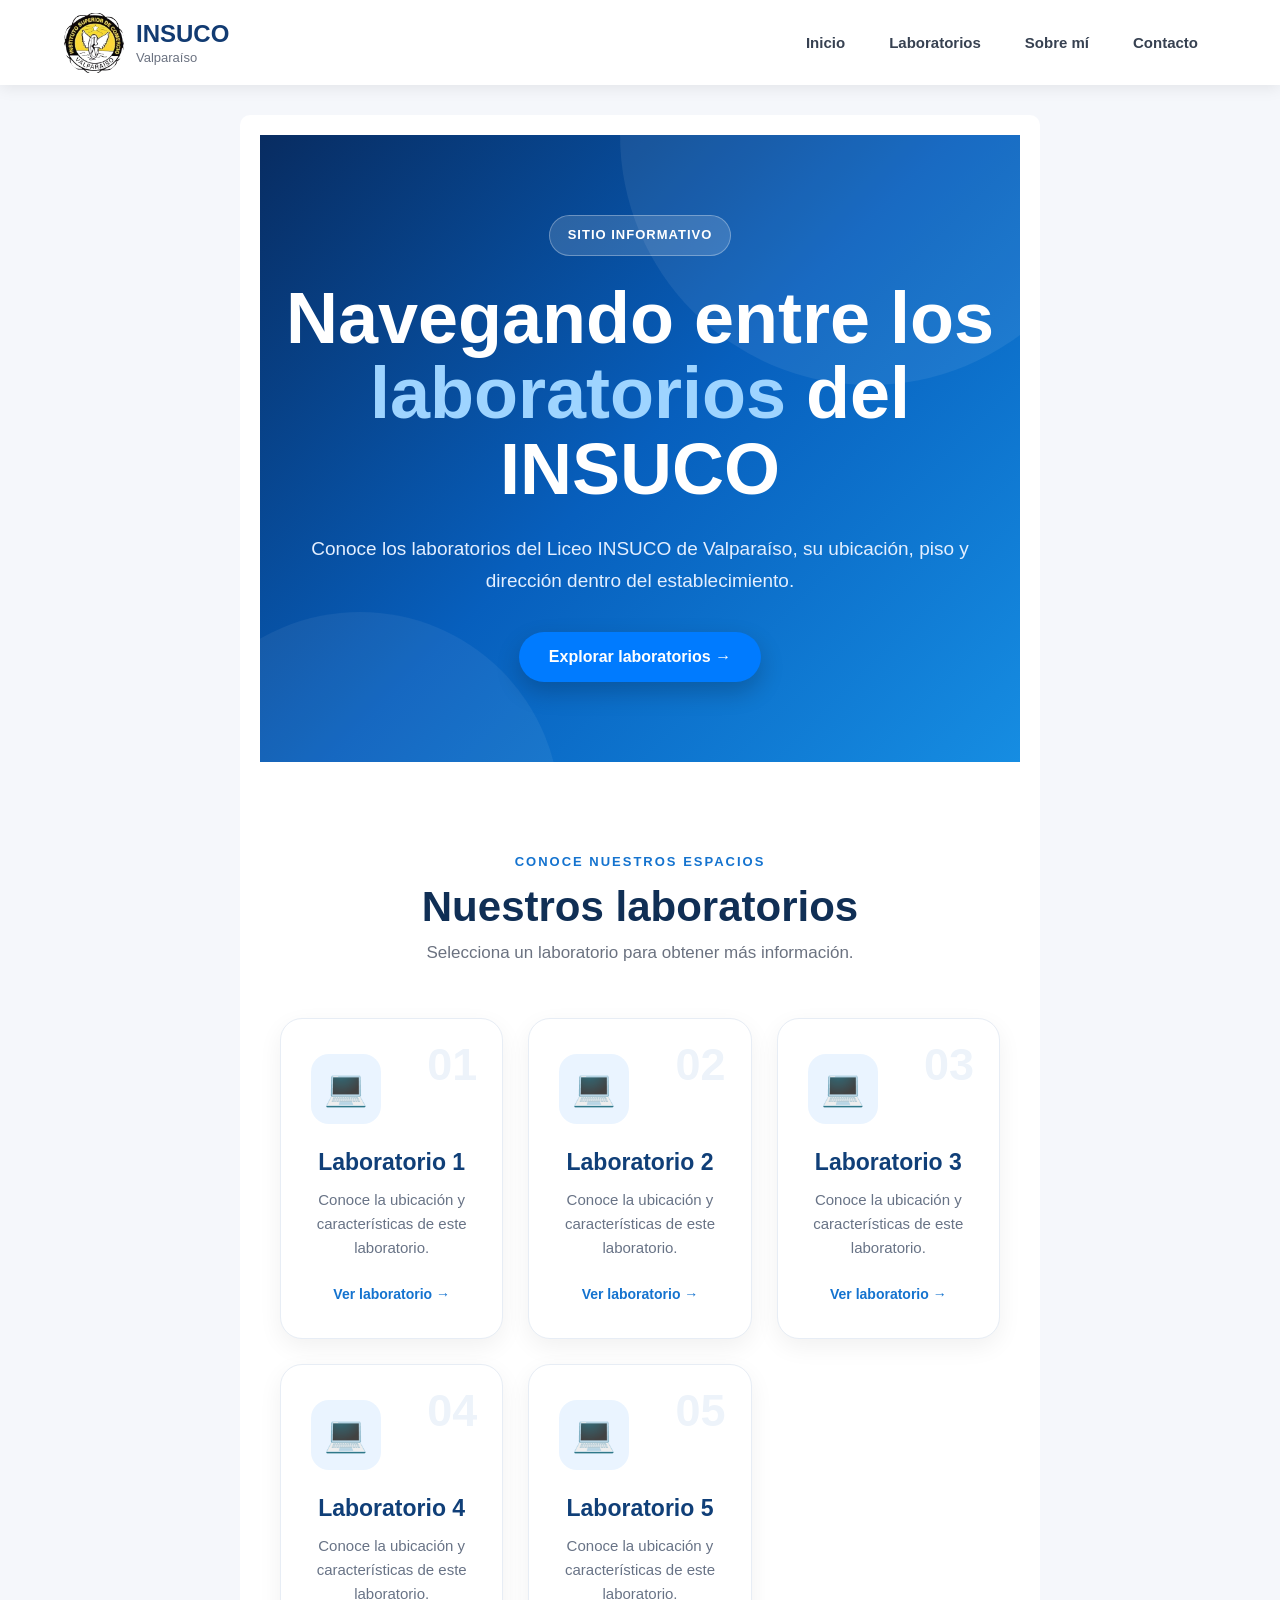
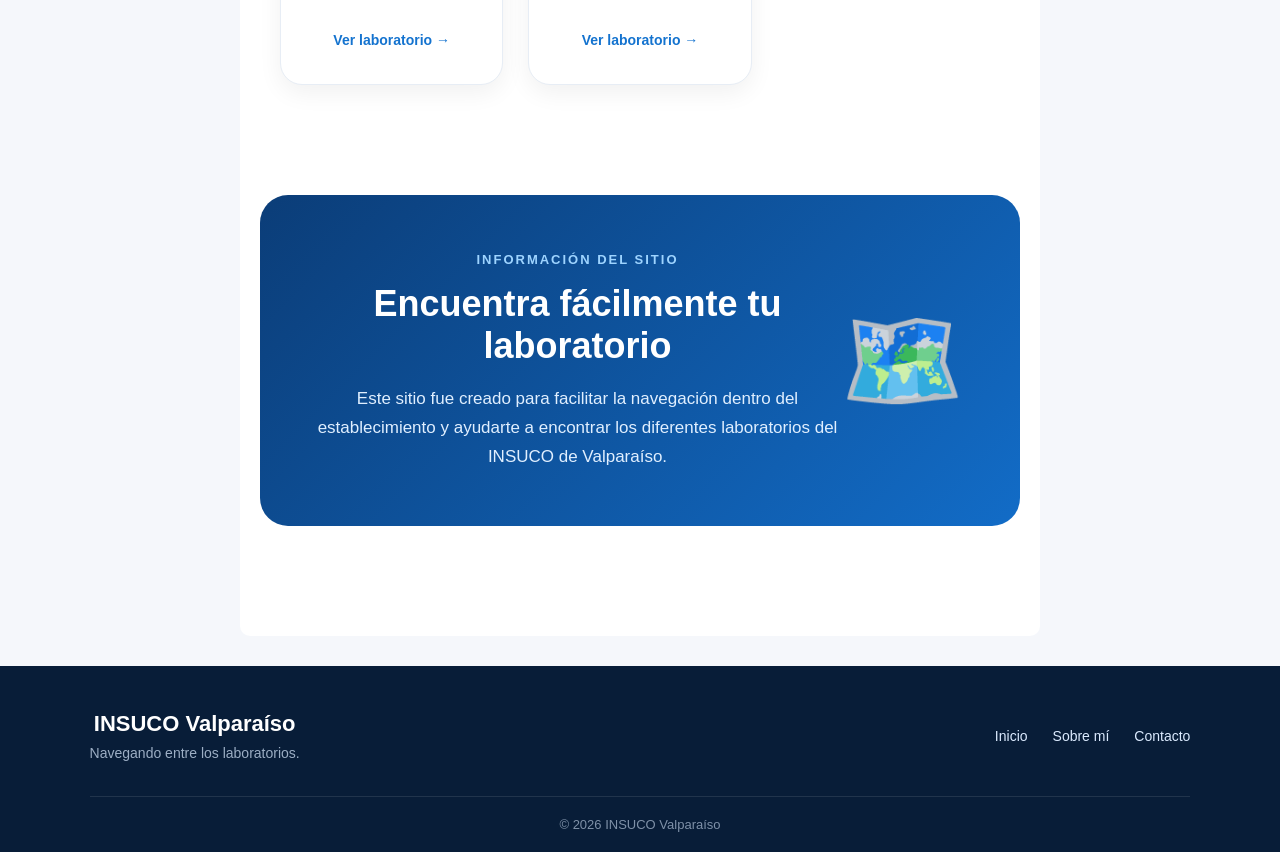
<file: Proyecto_laboratoriosInsuco/index.html>
<!DOCTYPE html>
<html lang="es">

<head>
    <meta charset="UTF-8">
    <meta name="viewport" content="width=device-width, initial-scale=1.0">

    <title>Laboratorios INSUCO Valparaíso</title>

    <link rel="stylesheet" href="style.css">
</head>

<body>

    <!-- ================= HEADER ================= -->

    <header>

        <div class="contenedor-header">

            <a href="index.html" class="marca">

                <img src="images2-removebg-preview.png"
                     alt="Logo INSUCO">

                <div>
                    <h1>INSUCO</h1>
                    <span>Valparaíso</span>
                </div>

            </a>


            <nav class="menu">

                <a href="index.html">Inicio</a>

                <a href="#laboratorios">Laboratorios</a>

                <a href="sobremi2.html">Sobre mí</a>

                <a href="contacto2.html">Contacto</a>

            </nav>

        </div>

    </header>


    <!-- ================= PORTADA ================= -->

    <main>

        <section class="portada">

            <div class="portada-contenido">

                <p class="etiqueta">
                     SITIO INFORMATIVO
                </p>

                <h2>
                    Navegando entre los
                    <span>laboratorios</span>
                    del INSUCO
                </h2>

                <p class="descripcion">

                    Conoce los laboratorios del Liceo INSUCO
                    de Valparaíso, su ubicación, piso y
                    dirección dentro del establecimiento.

                </p>

                <a href="#laboratorios" class="boton">
                    Explorar laboratorios →
                </a>

            </div>

        </section>


        <!-- ================= LABORATORIOS ================= -->

        <section id="laboratorios" class="seccion-laboratorios">

            <div class="titulo-seccion">

                <p>CONOCE NUESTROS ESPACIOS</p>

                <h2>
                    Nuestros laboratorios
                </h2>

                <span>
                    Selecciona un laboratorio para obtener
                    más información.
                </span>

            </div>


            <div class="contenedor-tarjetas">


                <!-- LABORATORIO 1 -->

                <a href="laboratorio1.html" class="tarjeta">

                    <div class="numero">
                        01
                    </div>

                    <div class="icono">
                        💻
                    </div>

                    <h3>
                        Laboratorio 1
                    </h3>

                    <p>
                        Conoce la ubicación y características
                        de este laboratorio.
                    </p>

                    <span class="ver">
                        Ver laboratorio →
                    </span>

                </a>


                <!-- LABORATORIO 2 -->

                <a href="laboratorio2.html" class="tarjeta">

                    <div class="numero">
                        02
                    </div>

                    <div class="icono">
                        💻
                    </div>

                    <h3>
                        Laboratorio 2
                    </h3>

                    <p>
                        Conoce la ubicación y características
                        de este laboratorio.
                    </p>

                    <span class="ver">
                        Ver laboratorio →
                    </span>

                </a>


                <!-- LABORATORIO 3 -->

                <a href="laboratorio3.html" class="tarjeta">

                    <div class="numero">
                        03
                    </div>

                    <div class="icono">
                        💻
                    </div>

                    <h3>
                        Laboratorio 3
                    </h3>

                    <p>
                        Conoce la ubicación y características
                        de este laboratorio.
                    </p>

                    <span class="ver">
                        Ver laboratorio →
                    </span>

                </a>


                <!-- LABORATORIO 4 -->

                <a href="laboratorio4.html" class="tarjeta">

                    <div class="numero">
                        04
                    </div>

                    <div class="icono">
                        💻
                    </div>

                    <h3>
                        Laboratorio 4
                    </h3>

                    <p>
                        Conoce la ubicación y características
                        de este laboratorio.
                    </p>

                    <span class="ver">
                        Ver laboratorio →
                    </span>

                </a>


                <!-- LABORATORIO 5 -->

                <a href="laboratorio5.html" class="tarjeta">

                    <div class="numero">
                        05
                    </div>

                    <div class="icono">
                        💻
                    </div>

                    <h3>
                        Laboratorio 5
                    </h3>

                    <p>
                        Conoce la ubicación y características
                        de este laboratorio.
                    </p>

                    <span class="ver">
                        Ver laboratorio →
                    </span>

                </a>

            </div>

        </section>


        <!-- ================= INFORMACIÓN ================= -->

        <section class="informacion">

            <div class="informacion-contenido">

                <p>INFORMACIÓN DEL SITIO</p>

                <h2>
                    Encuentra fácilmente
                    tu laboratorio
                </h2>

                <p>
                    Este sitio fue creado para facilitar la
                    navegación dentro del establecimiento y
                    ayudarte a encontrar los diferentes
                    laboratorios del INSUCO de Valparaíso.
                </p>

            </div>

            <div class="informacion-icono">
                🗺️
            </div>

        </section>

    </main>


    <!-- ================= FOOTER ================= -->

    <footer>

        <div class="footer-contenido">

            <div>

                <h3>INSUCO Valparaíso</h3>

                <p>
                    Navegando entre los laboratorios.
                </p>

            </div>


            <div class="footer-enlaces">

                <a href="index.html">
                    Inicio
                </a>

                <a href="sobremi2.html">
                    Sobre mí
                </a>

                <a href="contacto2.html">
                    Contacto
                </a>

            </div>

        </div>


        <div class="copyright">

            © 2026 INSUCO Valparaíso

        </div>

    </footer>


</body>

</html>
</file>
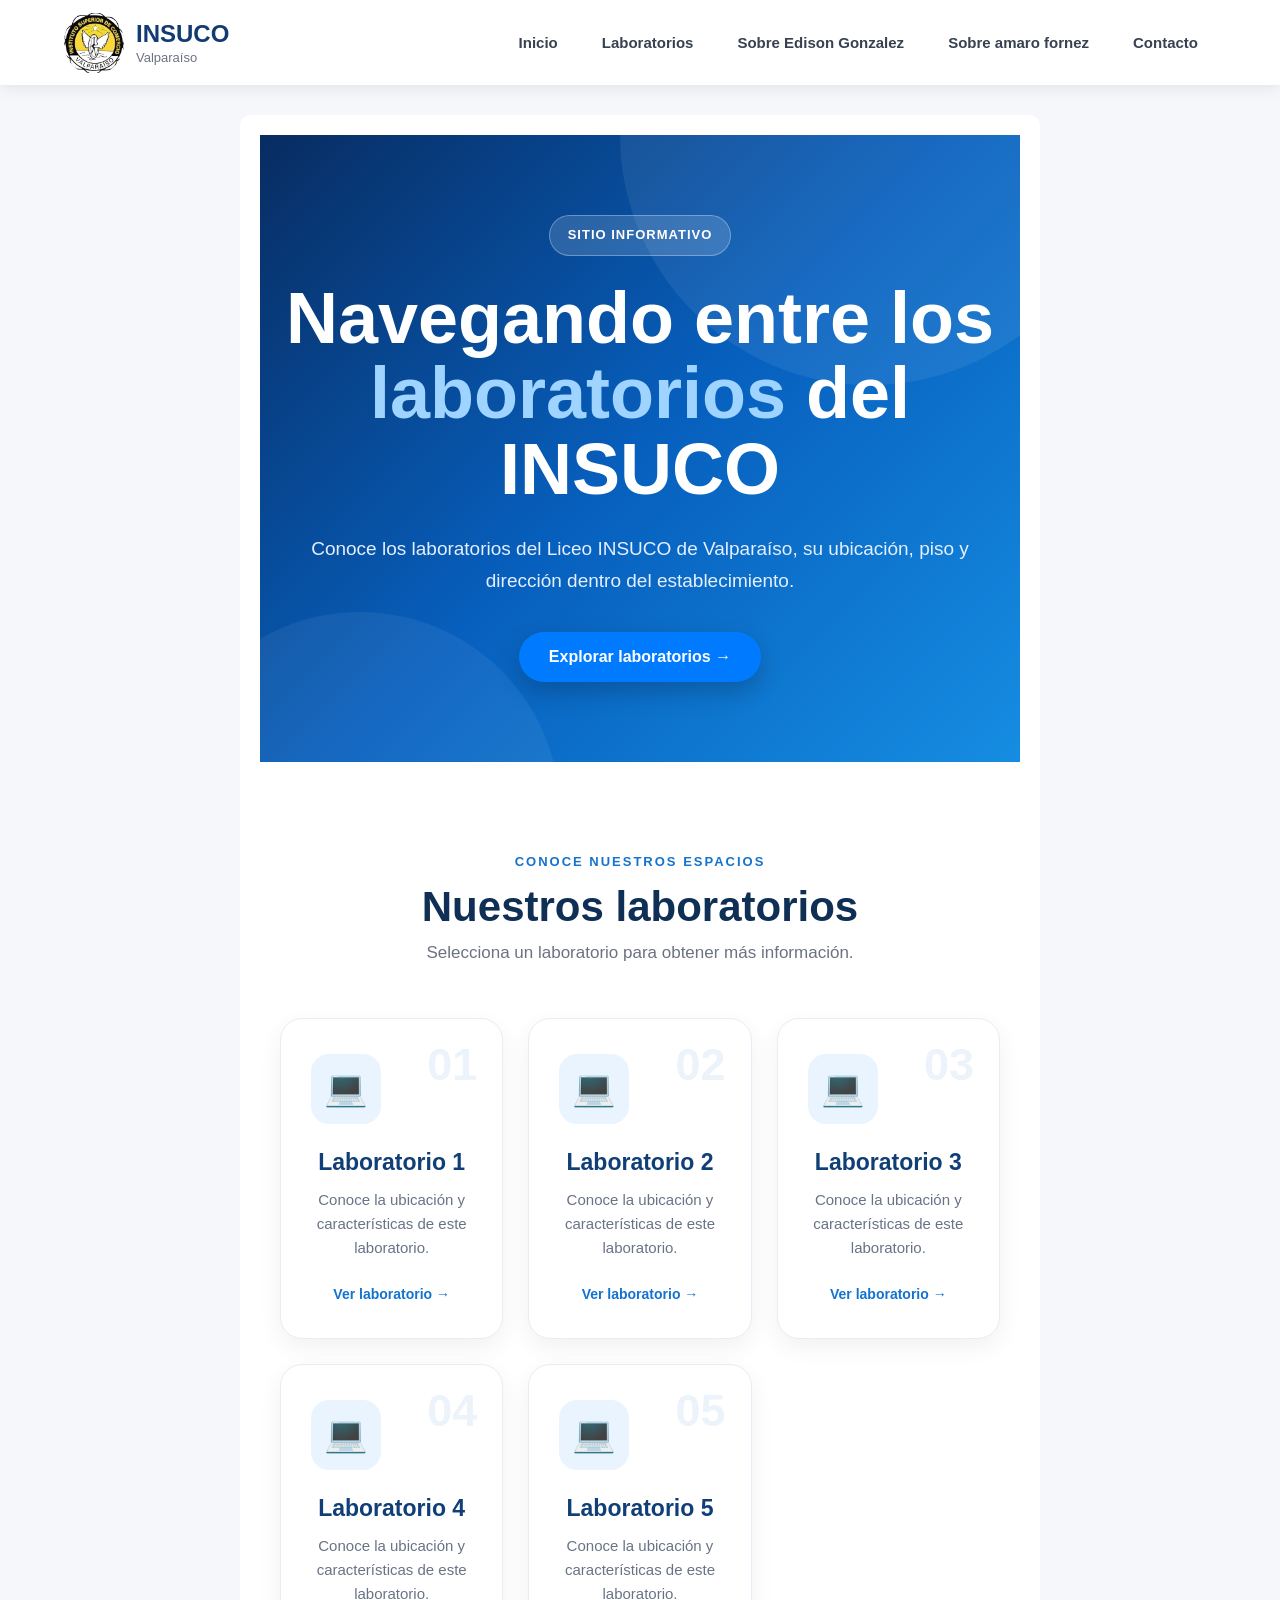
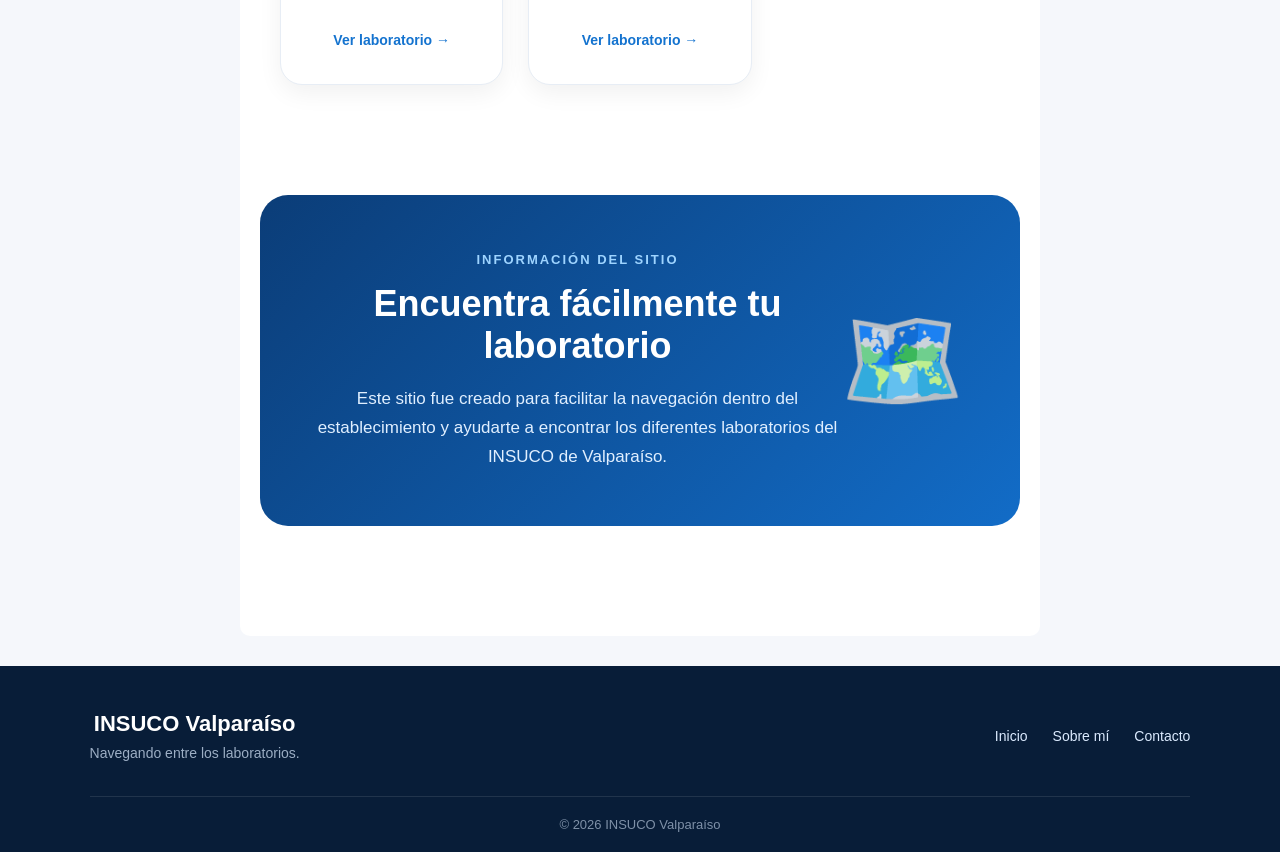
<file: Proyecto_laboratoriosInsuco/Proyecto_laboratoriosInsuco/index.html>
<!DOCTYPE html>
<html lang="es">

<head>
    <meta charset="UTF-8">
    <meta name="viewport" content="width=device-width, initial-scale=1.0">

    <title>Laboratorios INSUCO Valparaíso</title>

    <link rel="stylesheet" href="style.css">
</head>

<body>

    <!-- ================= HEADER ================= -->

    <header>

        <div class="contenedor-header">

            <a href="index.html" class="marca">

                <img src="images2-removebg-preview.png"
                     alt="Logo INSUCO">

                <div>
                    <h1>INSUCO</h1>
                    <span>Valparaíso</span>
                </div>

            </a>


            <nav class="menu">

                <a href="index.html">Inicio</a>

                <a href="#laboratorios">Laboratorios</a>

                <a href="sobremi2.html">Sobre Edison Gonzalez</a>

                <a href="sobremi.html">Sobre amaro fornez</a>

                <a href="contacto2.html">Contacto</a>

            </nav>

        </div>

    </header>


    <!-- ================= PORTADA ================= -->

    <main>

        <section class="portada">

            <div class="portada-contenido">

                <p class="etiqueta">
                     SITIO INFORMATIVO
                </p>

                <h2>
                    Navegando entre los
                    <span>laboratorios</span>
                    del INSUCO
                </h2>

                <p class="descripcion">

                    Conoce los laboratorios del Liceo INSUCO
                    de Valparaíso, su ubicación, piso y
                    dirección dentro del establecimiento.

                </p>

                <a href="#laboratorios" class="boton">
                    Explorar laboratorios →
                </a>

            </div>

        </section>


        <!-- ================= LABORATORIOS ================= -->

        <section id="laboratorios" class="seccion-laboratorios">

            <div class="titulo-seccion">

                <p>CONOCE NUESTROS ESPACIOS</p>

                <h2>
                    Nuestros laboratorios
                </h2>

                <span>
                    Selecciona un laboratorio para obtener
                    más información.
                </span>

            </div>


            <div class="contenedor-tarjetas">


                <!-- LABORATORIO 1 -->

                <a href="laboratorio1.html" class="tarjeta">

                    <div class="numero">
                        01
                    </div>

                    <div class="icono">
                        💻
                    </div>

                    <h3>
                        Laboratorio 1
                    </h3>

                    <p>
                        Conoce la ubicación y características
                        de este laboratorio.
                    </p>

                    <span class="ver">
                        Ver laboratorio →
                    </span>

                </a>


                <!-- LABORATORIO 2 -->

                <a href="laboratorio2.html" class="tarjeta">

                    <div class="numero">
                        02
                    </div>

                    <div class="icono">
                        💻
                    </div>

                    <h3>
                        Laboratorio 2
                    </h3>

                    <p>
                        Conoce la ubicación y características
                        de este laboratorio.
                    </p>

                    <span class="ver">
                        Ver laboratorio →
                    </span>

                </a>


                <!-- LABORATORIO 3 -->

                <a href="laboratorio3.html" class="tarjeta">

                    <div class="numero">
                        03
                    </div>

                    <div class="icono">
                        💻
                    </div>

                    <h3>
                        Laboratorio 3
                    </h3>

                    <p>
                        Conoce la ubicación y características
                        de este laboratorio.
                    </p>

                    <span class="ver">
                        Ver laboratorio →
                    </span>

                </a>


                <!-- LABORATORIO 4 -->

                <a href="laboratorio4.html" class="tarjeta">

                    <div class="numero">
                        04
                    </div>

                    <div class="icono">
                        💻
                    </div>

                    <h3>
                        Laboratorio 4
                    </h3>

                    <p>
                        Conoce la ubicación y características
                        de este laboratorio.
                    </p>

                    <span class="ver">
                        Ver laboratorio →
                    </span>

                </a>


                <!-- LABORATORIO 5 -->

                <a href="laboratorio5.html" class="tarjeta">

                    <div class="numero">
                        05
                    </div>

                    <div class="icono">
                        💻
                    </div>

                    <h3>
                        Laboratorio 5
                    </h3>

                    <p>
                        Conoce la ubicación y características
                        de este laboratorio.
                    </p>

                    <span class="ver">
                        Ver laboratorio →
                    </span>

                </a>

            </div>

        </section>


        <!-- ================= INFORMACIÓN ================= -->

        <section class="informacion">

            <div class="informacion-contenido">

                <p>INFORMACIÓN DEL SITIO</p>

                <h2>
                    Encuentra fácilmente
                    tu laboratorio
                </h2>

                <p>
                    Este sitio fue creado para facilitar la
                    navegación dentro del establecimiento y
                    ayudarte a encontrar los diferentes
                    laboratorios del INSUCO de Valparaíso.
                </p>

            </div>

            <div class="informacion-icono">
                🗺️
            </div>

        </section>

    </main>


    <!-- ================= FOOTER ================= -->

    <footer>

        <div class="footer-contenido">

            <div>

                <h3>INSUCO Valparaíso</h3>

                <p>
                    Navegando entre los laboratorios.
                </p>

            </div>


            <div class="footer-enlaces">

                <a href="index.html">
                    Inicio
                </a>

                <a href="sobremi2.html">
                    Sobre mí
                </a>

                <a href="contacto2.html">
                    Contacto
                </a>

            </div>

        </div>


        <div class="copyright">

            © 2026 INSUCO Valparaíso

        </div>

    </footer>


</body>

</html>
</file>
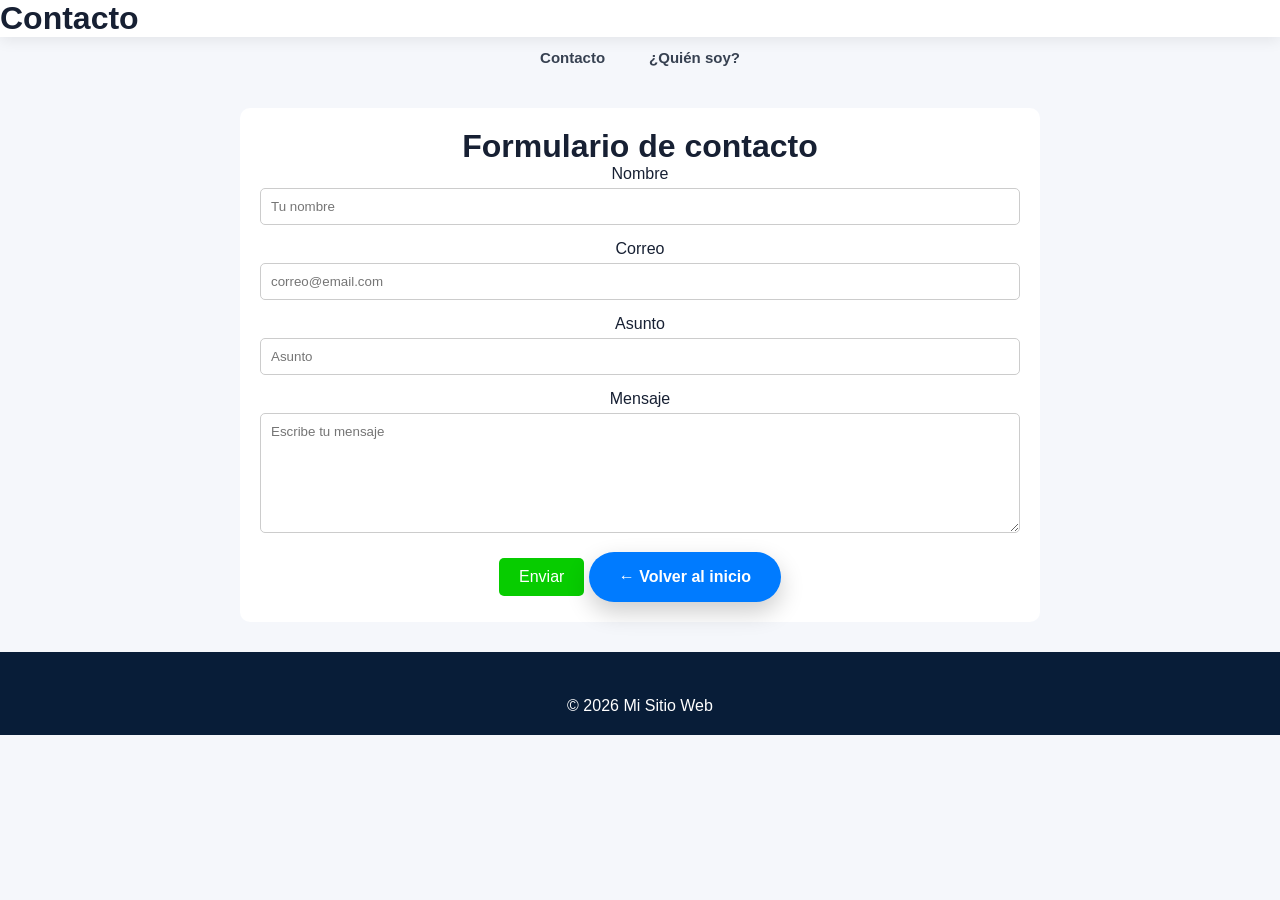
<file: Proyecto_laboratoriosInsuco/contacto2.html>
<!DOCTYPE html>
<html lang="es">
<head>
<meta charset="UTF-8">
<meta name="viewport" content="width=device-width, initial-scale=1.0">
<title>Contacto</title>
<link rel="stylesheet" href="style.css">
</head>

<body>

<header>
<h1>Contacto</h1>
</header>

<nav>
<a href="contacto2.html">Contacto</a>
<a href="sobremi2.html">¿Quién soy?</a>
</nav>

<main>


<h2>Formulario de contacto</h2>

<form>

<label>Nombre</label>
<input type="text" placeholder="Tu nombre">

<label>Correo</label>
<input type="email" placeholder="correo@email.com">

<label>Asunto</label>
<input type="text" placeholder="Asunto">

<label>Mensaje</label>
<textarea rows="5" placeholder="Escribe tu mensaje"></textarea>

<button>Enviar</button>
    <a href="index.html" class="btn-inicio">← Volver al inicio</a>
</form>

</main>

<footer>
<p>© 2026 Mi Sitio Web</p>
</footer>

</body>
</html>
</file>
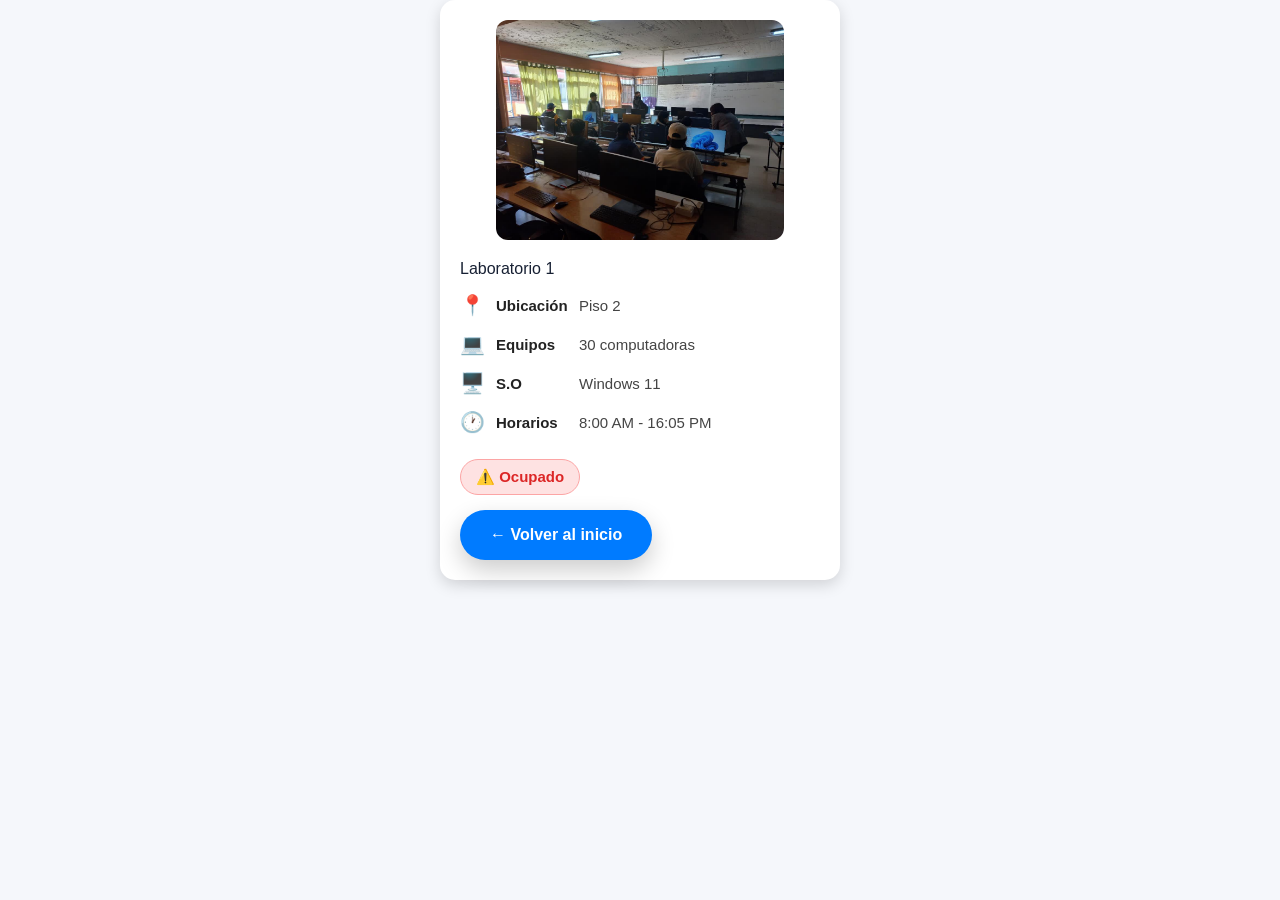
<file: Proyecto_laboratoriosInsuco/laboratorio1.html>
<!DOCTYPE html>
<html lang="es">
<head>
    <meta charset="UTF-8">
    <meta name="viewport" content="width=device-width, initial-scale=1.0">
    <title>Laboratorio 1</title>
    <link rel="stylesheet" href="style.css">
</head>

<body>

    <div class="lab-card">

        <!-- Imagen del laboratorio -->
        <img 
            src="laboratorio1.jpg" 
            alt="Imagen del Laboratorio 1" 
            class="lab-imagen"
        >

        <p>Laboratorio 1</p>

        <div class="lab-info">

            <p>
                <span class="icon">📍</span>
                <strong>Ubicación</strong>
                Piso 2
            </p>

            <p>
                <span class="icon">💻</span>
                <strong>Equipos</strong>
                30 computadoras
            </p>

            <p>
                <span class="icon">🖥️</span>
                <strong>S.O</strong>
                Windows 11
            </p>

            <p>
                <span class="icon">🕐</span>
                <strong>Horarios</strong>
                8:00 AM - 16:05 PM
            </p>

            <p>
                <span class="estado ocupado">⚠️ Ocupado</span>
            </p>

        </div>

        <a href="index.html" class="btn-inicio">
            ← Volver al inicio
        </a>

    </div>

</body>
</html>
</file>
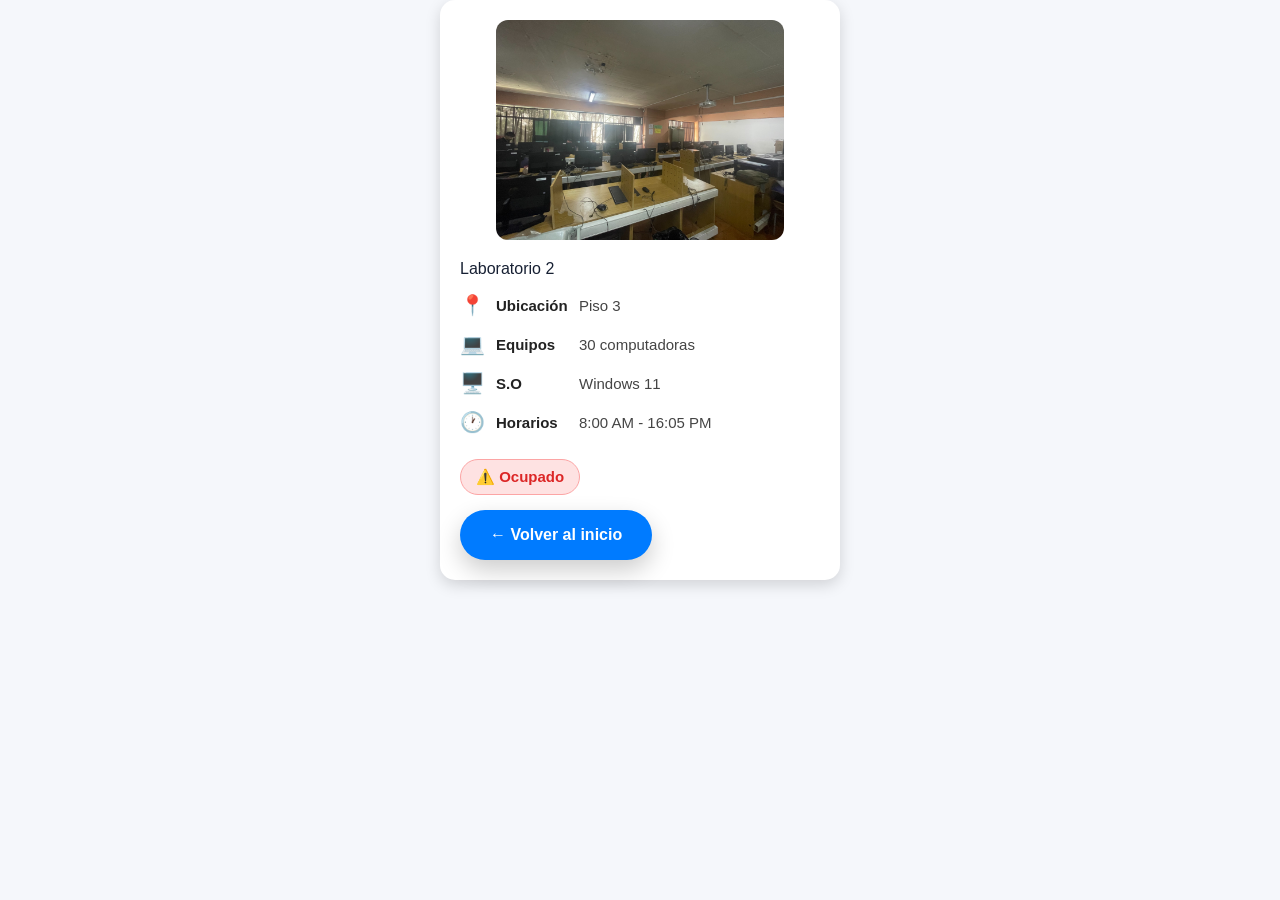
<file: Proyecto_laboratoriosInsuco/laboratorio2.html>
<!DOCTYPE html>
<html lang="es">
<head>
    <meta charset="UTF-8">
    <meta name="viewport" content="width=device-width, initial-scale=1.0">
    <title>Laboratorio 3</title>
    <link rel="stylesheet" href="style.css">
</head>

<body>

    <div class="lab-card">

        <!-- Imagen del laboratorio -->
        <img 
            src="laboratorio2.jpeg" 
            alt="Imagen del Laboratorio 2" 
            class="lab-imagen"
        >

        <p>Laboratorio 2</p>

        <div class="lab-info">

            <p>
                <span class="icon">📍</span>
                <strong>Ubicación</strong>
                Piso 3
            </p>

            <p>
                <span class="icon">💻</span>
                <strong>Equipos</strong>
                30 computadoras
            </p>

            <p>
                <span class="icon">🖥️</span>
                <strong>S.O</strong>
                Windows 11
            </p>

            <p>
                <span class="icon">🕐</span>
                <strong>Horarios</strong>
                8:00 AM - 16:05 PM
            </p>

            <p>
                <span class="estado ocupado">⚠️ Ocupado</span>
            </p>

        </div>

        <a href="index.html" class="btn-inicio">
            ← Volver al inicio
        </a>

    </div>

</body>
</html>
</file>
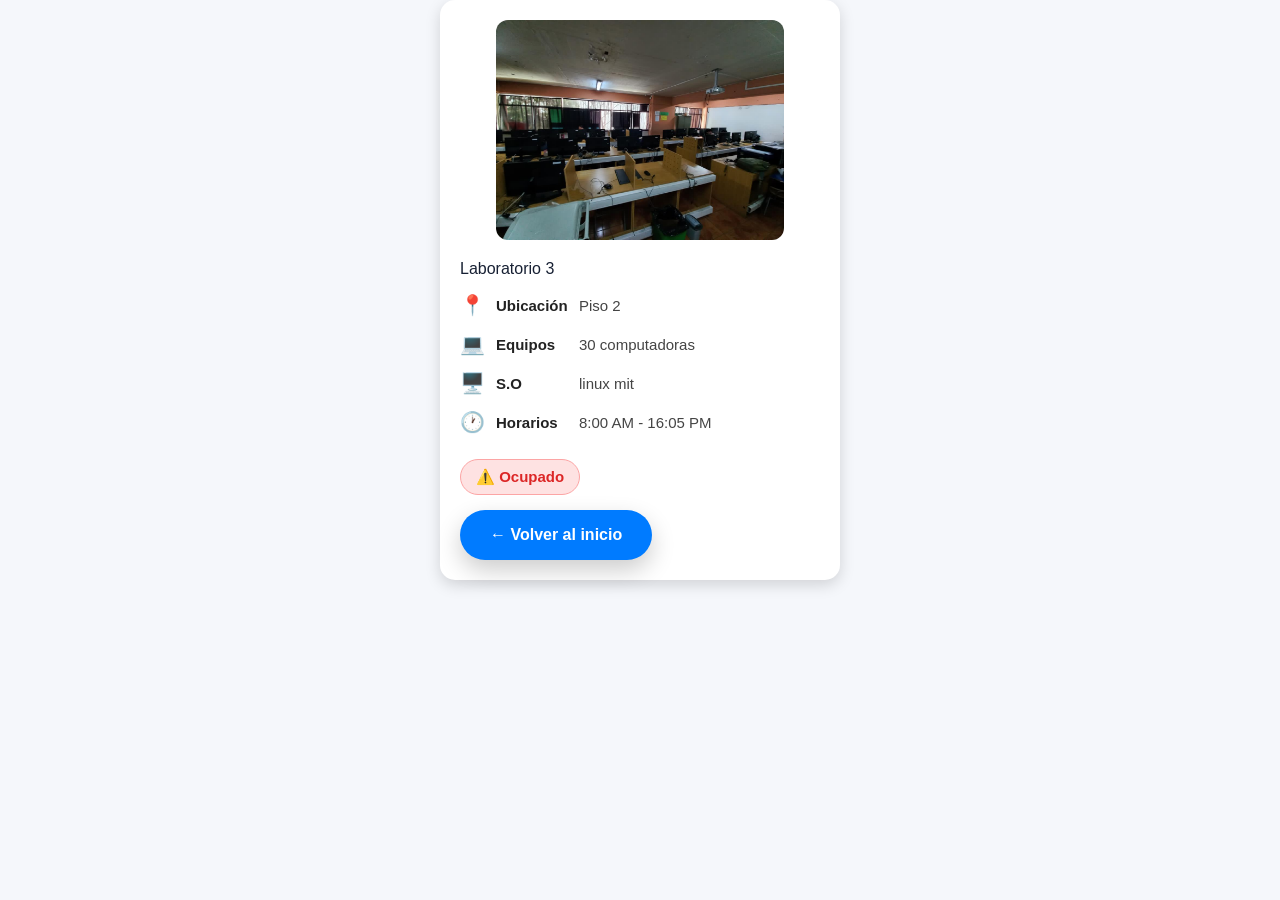
<file: Proyecto_laboratoriosInsuco/laboratorio3.html>
<!DOCTYPE html>
<html lang="es">
<head>
    <meta charset="UTF-8">
    <meta name="viewport" content="width=device-width, initial-scale=1.0">
    <title>Laboratorio 3</title>
    <link rel="stylesheet" href="style.css">
</head>

<body>

    <div class="lab-card">

        <!-- Imagen del laboratorio -->
        <img 
            src="laboratorio3.jpg" 
            alt="Imagen del Laboratorio 1" 
            class="lab-imagen"
        >

        <p>Laboratorio 3</p>

        <div class="lab-info">

            <p>
                <span class="icon">📍</span>
                <strong>Ubicación</strong>
                Piso 2
            </p>

            <p>
                <span class="icon">💻</span>
                <strong>Equipos</strong>
                30 computadoras
            </p>

            <p>
                <span class="icon">🖥️</span>
                <strong>S.O</strong>
                linux mit 
            </p>

            <p>
                <span class="icon">🕐</span>
                <strong>Horarios</strong>
                8:00 AM - 16:05 PM
            </p>

            <p>
                <span class="estado ocupado">⚠️ Ocupado</span>
            </p>

        </div>

        <a href="index.html" class="btn-inicio">
            ← Volver al inicio
        </a>

    </div>

</body>
</html>
</file>
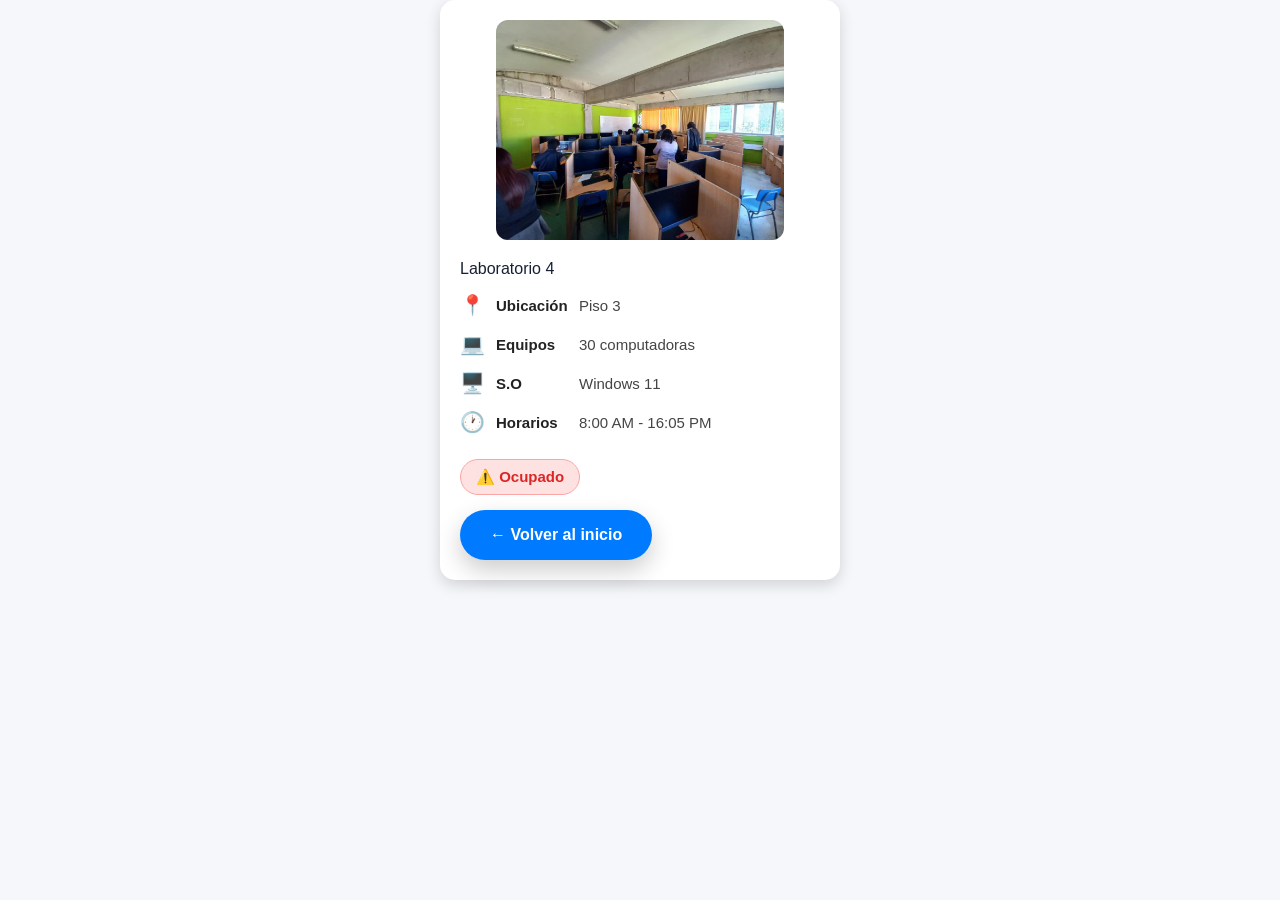
<file: Proyecto_laboratoriosInsuco/laboratorio4.html>
<!DOCTYPE html>
<html lang="es">
<head>
    <meta charset="UTF-8">
    <meta name="viewport" content="width=device-width, initial-scale=1.0">
    <title>Laboratorio 3</title>
    <link rel="stylesheet" href="style.css">
</head>

<body>

    <div class="lab-card">

        <!-- Imagen del laboratorio -->
        <img 
            src="laboratorio4.jpg" 
            alt="Imagen del Laboratorio 4" 
            class="lab-imagen"
        >

        <p>Laboratorio 4</p>

        <div class="lab-info">

            <p>
                <span class="icon">📍</span>
                <strong>Ubicación</strong>
                Piso 3
            </p>

            <p>
                <span class="icon">💻</span>
                <strong>Equipos</strong>
                30 computadoras
            </p>

            <p>
                <span class="icon">🖥️</span>
                <strong>S.O</strong>
                Windows 11
            </p>

            <p>
                <span class="icon">🕐</span>
                <strong>Horarios</strong>
                8:00 AM - 16:05 PM
            </p>

            <p>
                <span class="estado ocupado">⚠️ Ocupado</span>
            </p>

        </div>

        <a href="index.html" class="btn-inicio">
            ← Volver al inicio
        </a>

    </div>

</body>
</html>
</file>
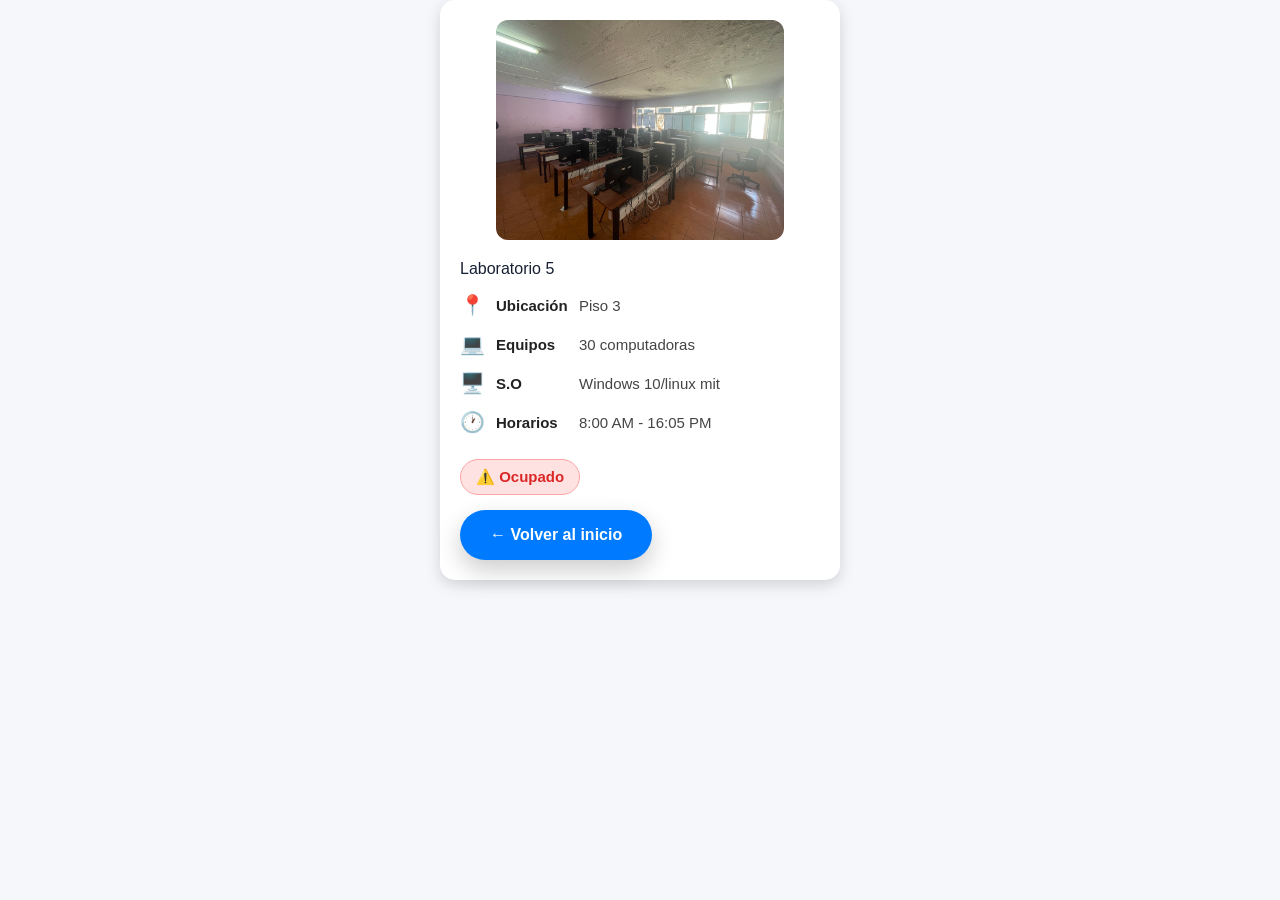
<file: Proyecto_laboratoriosInsuco/laboratorio5.html>
<!DOCTYPE html>
<html lang="es">
<head>
    <meta charset="UTF-8">
    <meta name="viewport" content="width=device-width, initial-scale=1.0">
    <title>Laboratorio 3</title>
    <link rel="stylesheet" href="style.css">
</head>

<body>

    <div class="lab-card">

        <!-- Imagen del laboratorio -->
        <img 
            src="laboratorio5.jpeg" 
            alt="Imagen del Laboratorio 5" 
            class="lab-imagen"
        >

        <p>Laboratorio 5</p>

        <div class="lab-info">

            <p>
                <span class="icon">📍</span>
                <strong>Ubicación</strong>
                Piso 3
            </p>

            <p>
                <span class="icon">💻</span>
                <strong>Equipos</strong>
                30 computadoras
            </p>

            <p>
                <span class="icon">🖥️</span>
                <strong>S.O</strong>
                Windows 10/linux mit
            </p>

            <p>
                <span class="icon">🕐</span>
                <strong>Horarios</strong>
                8:00 AM - 16:05 PM
            </p>

            <p>
                <span class="estado ocupado">⚠️ Ocupado</span>
            </p>

        </div>

        <a href="index.html" class="btn-inicio">
            ← Volver al inicio
        </a>

    </div>

</body>
</html>
</file>
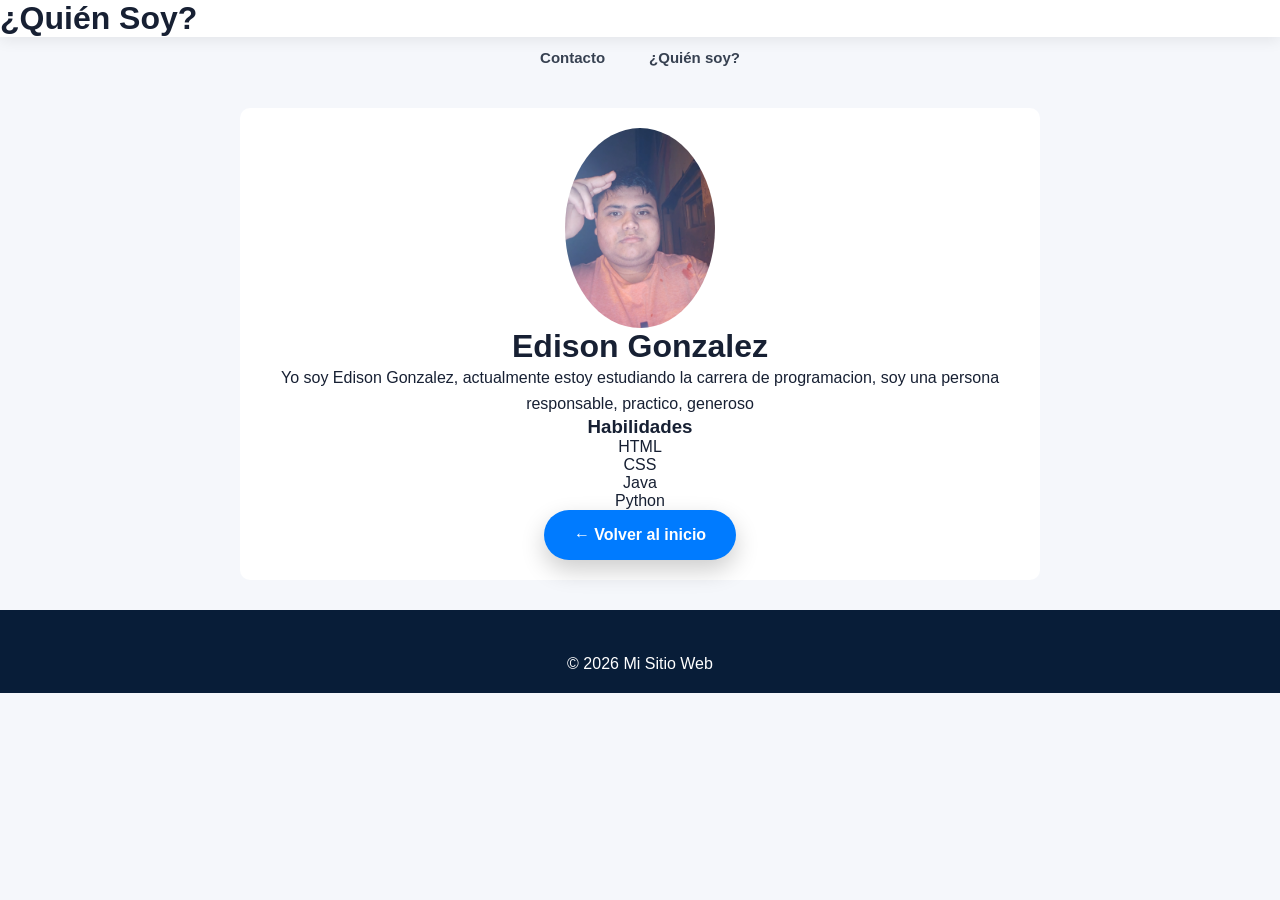
<file: Proyecto_laboratoriosInsuco/sobremi2.html>
<!DOCTYPE html>
<html lang="en">
<head>
    <meta charset="UTF-8">
    <meta name="viewport" content="width=device-width, initial-scale=1.0">
    <title>sobremi</title>
    <link rel="stylesheet" href="style.css">
</head>
<body>

<header>
<h1>¿Quién Soy?</h1>
</header>

<nav>
<a href="Contacto.html">Contacto</a>
<a href="SobreMi.HTML">¿Quién soy?</a>
</nav>

<main>

<img src="fotomia.jpg" alt="Foto">

<h2>Edison Gonzalez</h2>

<p>
Yo soy Edison Gonzalez, actualmente estoy estudiando la carrera de programacion,
soy una persona responsable, practico, generoso 
</p>

<h3>Habilidades</h3>

<ul style="list-style:none;">
<li>HTML</li>
<li>CSS</li>
<li>Java</li>
<li>Python</li>
</ul>
    <a href="index.html" class="btn-inicio">← Volver al inicio</a>

</main>

<footer>
<p>© 2026 Mi Sitio Web</p>
</footer>

</body>
</html>
</file>
<file: Proyecto_laboratoriosInsuco/style.css>
/* =========================================
   1. CONFIGURACIÓN GENERAL Y RESET
========================================= */
* {
    margin: 0;
    padding: 0;
    box-sizing: border-box;
}

html {
    scroll-behavior: smooth;
}

body {
    font-family: Arial, Helvetica, sans-serif;
    background: #f5f7fb;
    color: #172033;
    min-height: 100vh;
    overflow-x: hidden;
}

/* =========================================
   2. HEADER & NAVEGACIÓN
========================================= */
header {
    width: 100%;
    background: white;
    position: sticky;
    top: 0;
    z-index: 1000;
    box-shadow: 0 3px 15px rgba(0, 0, 0, 0.08);
}

.contenedor-header {
    width: 90%;
    max-width: 1200px;
    margin: auto;
    min-height: 85px;
    display: flex;
    align-items: center;
    justify-content: space-between;
}

.marca {
    display: flex;
    align-items: center;
    gap: 12px;
    text-decoration: none;
    color: #123b72;
}

.marca img {
    width: 60px;
    height: 65px;
    object-fit: contain;
}

.marca h1 {
    font-size: 24px;
    font-weight: 800;
}

.marca span {
    font-size: 13px;
    color: #6b7280;
}

.menu, nav {
    display: flex;
    align-items: center;
    justify-content: center;
    flex-wrap: wrap;
    gap: 8px;
}

.menu a, nav a {
    text-decoration: none;
    color: #374151;
    font-size: 15px;
    font-weight: 600;
    padding: 12px 18px;
    border-radius: 25px;
    transition: 0.3s;
}

.menu a:hover, nav a:hover {
    color: white;
    background: #1167c9;
    transform: translateY(-2px);
}

/* =========================================
   3. PORTADA & HERO
========================================= */
.portada {
    min-height: 600px;
    display: flex;
    align-items: center;
    justify-content: center;
    text-align: center;
    padding: 80px 20px;
    background: linear-gradient(135deg, #082c61, #075fbd, #168de2);
    position: relative;
    overflow: hidden;
}

.portada::before {
    content: "";
    position: absolute;
    width: 500px;
    height: 500px;
    border-radius: 50%;
    background: rgba(255, 255, 255, 0.07);
    top: -250px;
    right: -100px;
}

.portada::after {
    content: "";
    position: absolute;
    width: 400px;
    height: 400px;
    border-radius: 50%;
    background: rgba(255, 255, 255, 0.06);
    bottom: -250px;
    left: -100px;
}

.portada-contenido {
    max-width: 850px;
    position: relative;
    z-index: 2;
    color: white;
    animation: aparecer 1s ease;
}

.etiqueta {
    display: inline-block;
    padding: 9px 18px;
    border-radius: 30px;
    background: rgba(255, 255, 255, 0.15);
    border: 1px solid rgba(255, 255, 255, 0.3);
    font-size: 13px;
    font-weight: bold;
    letter-spacing: 1px;
    margin-bottom: 25px;
}

.portada h2 {
    font-size: clamp(42px, 6vw, 72px);
    line-height: 1.05;
    margin-bottom: 25px;
}

.portada h2 span {
    color: #9ed4ff;
}

.descripcion {
    max-width: 700px;
    margin: auto auto 35px;
    font-size: 19px;
    line-height: 1.7;
    color: #e4efff;
}

/* =========================================
   4. CONTENIDO PRINCIPAL Y FORMULARIOS
========================================= */
main {
    width: 90%;
    max-width: 800px;
    margin: 30px auto;
    background: white;
    padding: 20px;
    border-radius: 10px;
    text-align: center;
}

main h2 {
    font-size: clamp(22px, 4vw, 32px);
}

main p {
    font-size: 16px;
    line-height: 1.6;
    overflow-wrap: break-word;
}

img {
    display: block;
    width: 150px;
    max-width: 80%;
    height: auto;
    margin: 0 auto;
    border-radius: 50%;
}

input,
textarea {
    width: 100%;
    padding: 10px;
    margin-top: 5px;
    margin-bottom: 15px;
    border: 1px solid #ccc;
    border-radius: 5px;
    font-family: Arial, sans-serif;
}

textarea {
    min-height: 120px;
    resize: vertical;
}

button {
    background: #07cc00;
    color: white;
    border: none;
    padding: 10px 20px;
    border-radius: 5px;
    cursor: pointer;
    font-size: 16px;
    transition: background-color 0.3s;
}

button:hover {
    background: #05a800;
}

/* =========================================
   5. COMPONENTES: TARJETAS DE LABORATORIOS
========================================= */
.seccion-laboratorios {
    max-width: 1200px;
    margin: auto;
    padding: 90px 20px;
}

.titulo-seccion {
    text-align: center;
    margin-bottom: 55px;
}

.titulo-seccion p {
    color: #1473cf;
    font-size: 13px;
    font-weight: bold;
    letter-spacing: 2px;
    margin-bottom: 10px;
}

.titulo-seccion h2 {
    font-size: 42px;
    color: #102f55;
    margin-bottom: 12px;
}

.titulo-seccion span {
    color: #6b7280;
    font-size: 17px;
}

.contenedor-tarjetas {
    display: grid;
    grid-template-columns: repeat(3, 1fr);
    gap: 25px;
}

.tarjeta {
    background: white;
    padding: 35px 30px;
    border-radius: 22px;
    text-decoration: none;
    color: #172033;
    position: relative;
    overflow: hidden;
    border: 1px solid #e7edf5;
    box-shadow: 0 8px 25px rgba(0, 0, 0, 0.06);
    transition: 0.35s;
}

.tarjeta:hover {
    transform: translateY(-10px);
    border-color: #2183d7;
    box-shadow: 0 18px 35px rgba(0, 0, 0, 0.12);
}

.numero {
    position: absolute;
    top: 20px;
    right: 25px;
    font-size: 45px;
    font-weight: 900;
    color: #edf3fa;
}

.icono {
    width: 70px;
    height: 70px;
    display: flex;
    align-items: center;
    justify-content: center;
    border-radius: 18px;
    background: #eaf4ff;
    font-size: 35px;
    margin-bottom: 25px;
    position: relative;
    z-index: 2;
}

.tarjeta h3 {
    font-size: 23px;
    color: #103f78;
    margin-bottom: 12px;
    position: relative;
    z-index: 2;
}

.tarjeta p {
    color: #687386;
    font-size: 15px;
    line-height: 1.6;
    margin-bottom: 25px;
    position: relative;
    z-index: 2;
}

.ver {
    color: #1473cf;
    font-size: 14px;
    font-weight: bold;
    position: relative;
    z-index: 2;
}

/* Tarjeta individual (.lab-card) */
.lab-card {
    width: 100%;
    max-width: 400px;
    background-color: white;
    border-radius: 15px;
    padding: 20px;
    box-shadow: 0 5px 15px rgba(0, 0, 0, 0.15);
    transition: transform 0.3s ease, box-shadow 0.3s ease;
    margin: 0 auto;
}

.lab-card:hover {
    transform: translateY(-5px);
    box-shadow: 0 10px 25px rgba(0, 0, 0, 0.2);
}

.lab-imagen {
    display: block;
    width: 100%;
    height: 200px;
    object-fit: cover;
    border-radius: 12px;
    margin-bottom: 20px;
}

.lab-card h3 {
    text-align: center;
    color: #1e3a8a;
    font-size: 24px;
    margin-bottom: 20px;
    border-bottom: 2px solid #1e3a8a;
    padding-bottom: 10px;
}

.lab-info p {
    display: flex;
    align-items: center;
    gap: 8px;
    margin: 15px 0;
    color: #444;
    font-size: 15px;
    flex-wrap: wrap;
}

.lab-info strong {
    color: #222;
    min-width: 75px;
}

.icon {
    font-size: 20px;
    width: 28px;
    flex-shrink: 0;
}

.estado {
    display: inline-block;
    padding: 8px 15px;
    border-radius: 20px;
    font-weight: bold;
    margin-top: 10px;
}

.ocupado {
    background-color: #fee2e2;
    color: #dc2626;
    border: 1px solid #fca5a5;
}

/* =========================================
   6. BOTONES Y SECCIÓN INFORMACIÓN
========================================= */
.boton, .btn-inicio {
    display: inline-block;
    padding: 16px 30px;
    background: #007bff;
    color: white;
    text-decoration: none;
    font-weight: bold;
    border-radius: 30px;
    transition: 0.3s;
    box-shadow: 0 10px 25px rgba(0, 0, 0, 0.2);
    text-align: center;
}

.boton:hover, .btn-inicio:hover {
    background-color: #0056b3;
    transform: translateY(-5px);
    box-shadow: 0 15px 30px rgba(0, 0, 0, 0.3);
}

.informacion {
    max-width: 1100px;
    margin: 20px auto 90px;
    padding: 55px;
    border-radius: 28px;
    background: linear-gradient(135deg, #0b3d78, #126cc7);
    color: white;
    display: flex;
    align-items: center;
    justify-content: space-between;
    overflow: hidden;
}

.informacion-contenido {
    max-width: 700px;
}

.informacion-contenido > p:first-child {
    font-size: 13px;
    letter-spacing: 2px;
    font-weight: bold;
    color: #9ed4ff;
    margin-bottom: 12px;
}

.informacion h2 {
    font-size: 36px;
    margin-bottom: 18px;
}

.informacion-contenido > p:last-child {
    font-size: 17px;
    line-height: 1.7;
    color: #e0efff;
}

.informacion-icono {
    font-size: 100px;
    opacity: 0.9;
}

/* =========================================
   7. FOOTER
========================================= */
footer {
    background: #081d38;
    color: white;
    padding: 45px 7% 20px;
    text-align: center;
    margin-top: 20px;
}

.footer-contenido {
    max-width: 1200px;
    margin: auto;
    display: flex;
    justify-content: space-between;
    align-items: center;
}

.footer-contenido h3 {
    font-size: 22px;
    margin-bottom: 8px;
}

.footer-contenido p {
    color: #9caec4;
    font-size: 14px;
    margin: 0;
}

.footer-enlaces {
    display: flex;
    gap: 25px;
}

.footer-enlaces a {
    color: #dbeafe;
    text-decoration: none;
    font-size: 14px;
    transition: 0.3s;
}

.footer-enlaces a:hover {
    color: white;
}

.copyright {
    max-width: 1200px;
    margin: 35px auto 0;
    padding-top: 20px;
    border-top: 1px solid rgba(255, 255, 255, 0.1);
    color: #7f91a8;
    font-size: 13px;
}

/* =========================================
   8. ANIMACIONES
========================================= */
@keyframes aparecer {
    from {
        opacity: 0;
        transform: translateY(30px);
    }
    to {
        opacity: 1;
        transform: translateY(0);
    }
}

/* =========================================
   9. MEDIA QUERIES (RESPONSIVE)
========================================= */

/* Tablets (pantallas intermedias) */
@media (min-width: 601px) and (max-width: 1024px) {
    .contenedor-header {
        flex-direction: column;
        padding: 15px 0;
    }

    .menu, nav {
        margin-top: 10px;
        gap: 5px;
    }

    .menu a, nav a {
        margin: 5px 10px;
    }

    .contenedor-tarjetas {
        grid-template-columns: repeat(2, 1fr);
    }

    .informacion {
        margin-left: 20px;
        margin-right: 20px;
    }

    .lab-card {
        max-width: 400px;
    }

    .lab-imagen {
        height: 200px;
    }

    main {
        width: 85%;
        max-width: 750px;
    }
}

/* Celulares generales */
@media (max-width: 600px) {
    body {
        padding: 0;
    }

    header {
        padding: 15px 10px;
    }

    .contenedor-header {
        flex-direction: column;
        padding: 10px 0;
    }

    .marca img {
        width: 50px;
        height: 55px;
    }

    .marca h1 {
        font-size: 20px;
    }

    .menu, nav {
        flex-direction: column;
        width: 100%;
        gap: 5px;
    }

    .menu a, nav a {
        width: 100%;
        text-align: center;
        padding: 9px 10px;
        font-size: 13px;
    }

    .portada {
        min-height: 520px;
        padding: 60px 20px;
    }

    .portada h2 {
        font-size: 42px;
    }

    .descripcion {
        font-size: 16px;
    }

    main {
        width: 94%;
        margin: 20px auto;
        padding: 15px;
    }

    main h2 {
        font-size: 22px;
    }

    main p {
        font-size: 15px;
        line-height: 1.5;
    }

    input, textarea {
        font-size: 16px;
        padding: 10px;
    }

    button {
        width: 100%;
        padding: 12px;
    }

    .seccion-laboratorios {
        padding: 65px 20px;
    }

    .titulo-seccion h2 {
        font-size: 32px;
    }

    .contenedor-tarjetas {
        grid-template-columns: 1fr;
    }

    .lab-card {
        width: 100%;
        max-width: 380px;
        padding: 15px;
    }

    .lab-imagen {
        height: 180px;
        border-radius: 10px;
        margin-bottom: 15px;
    }

    .lab-card h3 {
        font-size: 21px;
        margin-bottom: 15px;
    }

    .lab-info p {
        font-size: 14px;
        margin: 12px 0;
    }

    .icon {
        font-size: 18px;
        width: 25px;
    }

    .estado {
        padding: 7px 12px;
        font-size: 14px;
    }

    .btn-inicio, .boton {
        width: 100%;
        font-size: 15px;
        padding: 12px;
    }

    .informacion {
        flex-direction: column;
        text-align: center;
        padding: 40px 25px;
    }

    .informacion h2 {
        font-size: 29px;
    }

    .informacion-icono {
        font-size: 70px;
        margin-top: 25px;
    }

    .footer-contenido {
        flex-direction: column;
        text-align: center;
        gap: 25px;
    }

    .footer-enlaces {
        flex-wrap: wrap;
        justify-content: center;
    }
}

/* Celulares pequeños */
@media (max-width: 400px) {

    .lab-card {
        padding: 12px;
        border-radius: 12px;
    }

    .lab-imagen {
        height: 150px;
        border-radius: 8px;
    }

    .lab-card h3 {
        font-size: 19px;
    }

    .lab-info p {
        font-size: 13px;
        gap: 5px;
    }

    .lab-info strong {
        min-width: 65px;
    }

    main {
        width: 96%;
        padding: 12px;
    }

    main h2 {
        font-size: 20px;
    }

    input, textarea {
        font-size: 15px;
    }
}

/* Pantallas grandes */
@media (min-width: 1200px) {
    .lab-card {
        max-width: 400px;
    }

    .lab-imagen {
        height: 220px;
    }

    header {
        padding: 0;
    }
}
</file>
<file: Proyecto_laboratoriosInsuco/Proyecto_laboratoriosInsuco/style.css>
/* =========================================
   1. CONFIGURACIÓN GENERAL Y RESET
========================================= */
* {
    margin: 0;
    padding: 0;
    box-sizing: border-box;
}

html {
    scroll-behavior: smooth;
}

body {
    font-family: Arial, Helvetica, sans-serif;
    background: #f5f7fb;
    color: #172033;
    min-height: 100vh;
    overflow-x: hidden;
}

/* =========================================
   2. HEADER & NAVEGACIÓN
========================================= */
header {
    width: 100%;
    background: white;
    position: sticky;
    top: 0;
    z-index: 1000;
    box-shadow: 0 3px 15px rgba(0, 0, 0, 0.08);
}

.contenedor-header {
    width: 90%;
    max-width: 1200px;
    margin: auto;
    min-height: 85px;
    display: flex;
    align-items: center;
    justify-content: space-between;
}

.marca {
    display: flex;
    align-items: center;
    gap: 12px;
    text-decoration: none;
    color: #123b72;
}

.marca img {
    width: 60px;
    height: 65px;
    object-fit: contain;
}

.marca h1 {
    font-size: 24px;
    font-weight: 800;
}

.marca span {
    font-size: 13px;
    color: #6b7280;
}

.menu, nav {
    display: flex;
    align-items: center;
    justify-content: center;
    flex-wrap: wrap;
    gap: 8px;
}

.menu a, nav a {
    text-decoration: none;
    color: #374151;
    font-size: 15px;
    font-weight: 600;
    padding: 12px 18px;
    border-radius: 25px;
    transition: 0.3s;
}

.menu a:hover, nav a:hover {
    color: white;
    background: #1167c9;
    transform: translateY(-2px);
}

/* =========================================
   3. PORTADA & HERO
========================================= */
.portada {
    min-height: 600px;
    display: flex;
    align-items: center;
    justify-content: center;
    text-align: center;
    padding: 80px 20px;
    background: linear-gradient(135deg, #082c61, #075fbd, #168de2);
    position: relative;
    overflow: hidden;
}

.portada::before {
    content: "";
    position: absolute;
    width: 500px;
    height: 500px;
    border-radius: 50%;
    background: rgba(255, 255, 255, 0.07);
    top: -250px;
    right: -100px;
}

.portada::after {
    content: "";
    position: absolute;
    width: 400px;
    height: 400px;
    border-radius: 50%;
    background: rgba(255, 255, 255, 0.06);
    bottom: -250px;
    left: -100px;
}

.portada-contenido {
    max-width: 850px;
    position: relative;
    z-index: 2;
    color: white;
    animation: aparecer 1s ease;
}

.etiqueta {
    display: inline-block;
    padding: 9px 18px;
    border-radius: 30px;
    background: rgba(255, 255, 255, 0.15);
    border: 1px solid rgba(255, 255, 255, 0.3);
    font-size: 13px;
    font-weight: bold;
    letter-spacing: 1px;
    margin-bottom: 25px;
}

.portada h2 {
    font-size: clamp(42px, 6vw, 72px);
    line-height: 1.05;
    margin-bottom: 25px;
}

.portada h2 span {
    color: #9ed4ff;
}

.descripcion {
    max-width: 700px;
    margin: auto auto 35px;
    font-size: 19px;
    line-height: 1.7;
    color: #e4efff;
}

/* =========================================
   4. CONTENIDO PRINCIPAL Y FORMULARIOS
========================================= */
main {
    width: 90%;
    max-width: 800px;
    margin: 30px auto;
    background: white;
    padding: 20px;
    border-radius: 10px;
    text-align: center;
}

main h2 {
    font-size: clamp(22px, 4vw, 32px);
}

main p {
    font-size: 16px;
    line-height: 1.6;
    overflow-wrap: break-word;
}

img {
    display: block;
    width: 150px;
    max-width: 80%;
    height: auto;
    margin: 0 auto;
    border-radius: 50%;
}

input,
textarea {
    width: 100%;
    padding: 10px;
    margin-top: 5px;
    margin-bottom: 15px;
    border: 1px solid #ccc;
    border-radius: 5px;
    font-family: Arial, sans-serif;
}

textarea {
    min-height: 120px;
    resize: vertical;
}

button {
    background: #07cc00;
    color: white;
    border: none;
    padding: 10px 20px;
    border-radius: 5px;
    cursor: pointer;
    font-size: 16px;
    transition: background-color 0.3s;
}

button:hover {
    background: #05a800;
}

/* =========================================
   5. COMPONENTES: TARJETAS DE LABORATORIOS
========================================= */
.seccion-laboratorios {
    max-width: 1200px;
    margin: auto;
    padding: 90px 20px;
}

.titulo-seccion {
    text-align: center;
    margin-bottom: 55px;
}

.titulo-seccion p {
    color: #1473cf;
    font-size: 13px;
    font-weight: bold;
    letter-spacing: 2px;
    margin-bottom: 10px;
}

.titulo-seccion h2 {
    font-size: 42px;
    color: #102f55;
    margin-bottom: 12px;
}

.titulo-seccion span {
    color: #6b7280;
    font-size: 17px;
}

.contenedor-tarjetas {
    display: grid;
    grid-template-columns: repeat(3, 1fr);
    gap: 25px;
}

.tarjeta {
    background: white;
    padding: 35px 30px;
    border-radius: 22px;
    text-decoration: none;
    color: #172033;
    position: relative;
    overflow: hidden;
    border: 1px solid #e7edf5;
    box-shadow: 0 8px 25px rgba(0, 0, 0, 0.06);
    transition: 0.35s;
}

.tarjeta:hover {
    transform: translateY(-10px);
    border-color: #2183d7;
    box-shadow: 0 18px 35px rgba(0, 0, 0, 0.12);
}

.numero {
    position: absolute;
    top: 20px;
    right: 25px;
    font-size: 45px;
    font-weight: 900;
    color: #edf3fa;
}

.icono {
    width: 70px;
    height: 70px;
    display: flex;
    align-items: center;
    justify-content: center;
    border-radius: 18px;
    background: #eaf4ff;
    font-size: 35px;
    margin-bottom: 25px;
    position: relative;
    z-index: 2;
}

.tarjeta h3 {
    font-size: 23px;
    color: #103f78;
    margin-bottom: 12px;
    position: relative;
    z-index: 2;
}

.tarjeta p {
    color: #687386;
    font-size: 15px;
    line-height: 1.6;
    margin-bottom: 25px;
    position: relative;
    z-index: 2;
}

.ver {
    color: #1473cf;
    font-size: 14px;
    font-weight: bold;
    position: relative;
    z-index: 2;
}

/* Tarjeta individual (.lab-card) */
.lab-card {
    width: 100%;
    max-width: 400px;
    background-color: white;
    border-radius: 15px;
    padding: 20px;
    box-shadow: 0 5px 15px rgba(0, 0, 0, 0.15);
    transition: transform 0.3s ease, box-shadow 0.3s ease;
    margin: 0 auto;
}

.lab-card:hover {
    transform: translateY(-5px);
    box-shadow: 0 10px 25px rgba(0, 0, 0, 0.2);
}

.lab-imagen {
    display: block;
    width: 100%;
    height: 200px;
    object-fit: cover;
    border-radius: 12px;
    margin-bottom: 20px;
}

.lab-card h3 {
    text-align: center;
    color: #1e3a8a;
    font-size: 24px;
    margin-bottom: 20px;
    border-bottom: 2px solid #1e3a8a;
    padding-bottom: 10px;
}

.lab-info p {
    display: flex;
    align-items: center;
    gap: 8px;
    margin: 15px 0;
    color: #444;
    font-size: 15px;
    flex-wrap: wrap;
}

.lab-info strong {
    color: #222;
    min-width: 75px;
}

.icon {
    font-size: 20px;
    width: 28px;
    flex-shrink: 0;
}

.estado {
    display: inline-block;
    padding: 8px 15px;
    border-radius: 20px;
    font-weight: bold;
    margin-top: 10px;
}

.ocupado {
    background-color: #fee2e2;
    color: #dc2626;
    border: 1px solid #fca5a5;
}

/* =========================================
   6. BOTONES Y SECCIÓN INFORMACIÓN
========================================= */
.boton, .btn-inicio {
    display: inline-block;
    padding: 16px 30px;
    background: #007bff;
    color: white;
    text-decoration: none;
    font-weight: bold;
    border-radius: 30px;
    transition: 0.3s;
    box-shadow: 0 10px 25px rgba(0, 0, 0, 0.2);
    text-align: center;
}

.boton:hover, .btn-inicio:hover {
    background-color: #0056b3;
    transform: translateY(-5px);
    box-shadow: 0 15px 30px rgba(0, 0, 0, 0.3);
}

.informacion {
    max-width: 1100px;
    margin: 20px auto 90px;
    padding: 55px;
    border-radius: 28px;
    background: linear-gradient(135deg, #0b3d78, #126cc7);
    color: white;
    display: flex;
    align-items: center;
    justify-content: space-between;
    overflow: hidden;
}

.informacion-contenido {
    max-width: 700px;
}

.informacion-contenido > p:first-child {
    font-size: 13px;
    letter-spacing: 2px;
    font-weight: bold;
    color: #9ed4ff;
    margin-bottom: 12px;
}

.informacion h2 {
    font-size: 36px;
    margin-bottom: 18px;
}

.informacion-contenido > p:last-child {
    font-size: 17px;
    line-height: 1.7;
    color: #e0efff;
}

.informacion-icono {
    font-size: 100px;
    opacity: 0.9;
}

/* =========================================
   7. FOOTER
========================================= */
footer {
    background: #081d38;
    color: white;
    padding: 45px 7% 20px;
    text-align: center;
    margin-top: 20px;
}

.footer-contenido {
    max-width: 1200px;
    margin: auto;
    display: flex;
    justify-content: space-between;
    align-items: center;
}

.footer-contenido h3 {
    font-size: 22px;
    margin-bottom: 8px;
}

.footer-contenido p {
    color: #9caec4;
    font-size: 14px;
    margin: 0;
}

.footer-enlaces {
    display: flex;
    gap: 25px;
}

.footer-enlaces a {
    color: #dbeafe;
    text-decoration: none;
    font-size: 14px;
    transition: 0.3s;
}

.footer-enlaces a:hover {
    color: white;
}

.copyright {
    max-width: 1200px;
    margin: 35px auto 0;
    padding-top: 20px;
    border-top: 1px solid rgba(255, 255, 255, 0.1);
    color: #7f91a8;
    font-size: 13px;
}

/* =========================================
   8. ANIMACIONES
========================================= */
@keyframes aparecer {
    from {
        opacity: 0;
        transform: translateY(30px);
    }
    to {
        opacity: 1;
        transform: translateY(0);
    }
}

/* =========================================
   9. MEDIA QUERIES (RESPONSIVE)
========================================= */

/* Tablets (pantallas intermedias) */
@media (min-width: 601px) and (max-width: 1024px) {
    .contenedor-header {
        flex-direction: column;
        padding: 15px 0;
    }

    .menu, nav {
        margin-top: 10px;
        gap: 5px;
    }

    .menu a, nav a {
        margin: 5px 10px;
    }

    .contenedor-tarjetas {
        grid-template-columns: repeat(2, 1fr);
    }

    .informacion {
        margin-left: 20px;
        margin-right: 20px;
    }

    .lab-card {
        max-width: 400px;
    }

    .lab-imagen {
        height: 200px;
    }

    main {
        width: 85%;
        max-width: 750px;
    }
}

/* Celulares generales */
@media (max-width: 600px) {
    body {
        padding: 0;
    }

    header {
        padding: 15px 10px;
    }

    .contenedor-header {
        flex-direction: column;
        padding: 10px 0;
    }

    .marca img {
        width: 50px;
        height: 55px;
    }

    .marca h1 {
        font-size: 20px;
    }

    .menu, nav {
        flex-direction: column;
        width: 100%;
        gap: 5px;
    }

    .menu a, nav a {
        width: 100%;
        text-align: center;
        padding: 9px 10px;
        font-size: 13px;
    }

    .portada {
        min-height: 520px;
        padding: 60px 20px;
    }

    .portada h2 {
        font-size: 42px;
    }

    .descripcion {
        font-size: 16px;
    }

    main {
        width: 94%;
        margin: 20px auto;
        padding: 15px;
    }

    main h2 {
        font-size: 22px;
    }

    main p {
        font-size: 15px;
        line-height: 1.5;
    }

    input, textarea {
        font-size: 16px;
        padding: 10px;
    }

    button {
        width: 100%;
        padding: 12px;
    }

    .seccion-laboratorios {
        padding: 65px 20px;
    }

    .titulo-seccion h2 {
        font-size: 32px;
    }

    .contenedor-tarjetas {
        grid-template-columns: 1fr;
    }

    .lab-card {
        width: 100%;
        max-width: 380px;
        padding: 15px;
    }

    .lab-imagen {
        height: 180px;
        border-radius: 10px;
        margin-bottom: 15px;
    }

    .lab-card h3 {
        font-size: 21px;
        margin-bottom: 15px;
    }

    .lab-info p {
        font-size: 14px;
        margin: 12px 0;
    }

    .icon {
        font-size: 18px;
        width: 25px;
    }

    .estado {
        padding: 7px 12px;
        font-size: 14px;
    }

    .btn-inicio, .boton {
        width: 100%;
        font-size: 15px;
        padding: 12px;
    }

    .informacion {
        flex-direction: column;
        text-align: center;
        padding: 40px 25px;
    }

    .informacion h2 {
        font-size: 29px;
    }

    .informacion-icono {
        font-size: 70px;
        margin-top: 25px;
    }

    .footer-contenido {
        flex-direction: column;
        text-align: center;
        gap: 25px;
    }

    .footer-enlaces {
        flex-wrap: wrap;
        justify-content: center;
    }
}

/* Celulares pequeños */
@media (max-width: 400px) {

    .lab-card {
        padding: 12px;
        border-radius: 12px;
    }

    .lab-imagen {
        height: 150px;
        border-radius: 8px;
    }

    .lab-card h3 {
        font-size: 19px;
    }

    .lab-info p {
        font-size: 13px;
        gap: 5px;
    }

    .lab-info strong {
        min-width: 65px;
    }

    main {
        width: 96%;
        padding: 12px;
    }

    main h2 {
        font-size: 20px;
    }

    input, textarea {
        font-size: 15px;
    }
}

/* Pantallas grandes */
@media (min-width: 1200px) {
    .lab-card {
        max-width: 400px;
    }

    .lab-imagen {
        height: 220px;
    }

    header {
        padding: 0;
    }
}
</file>
